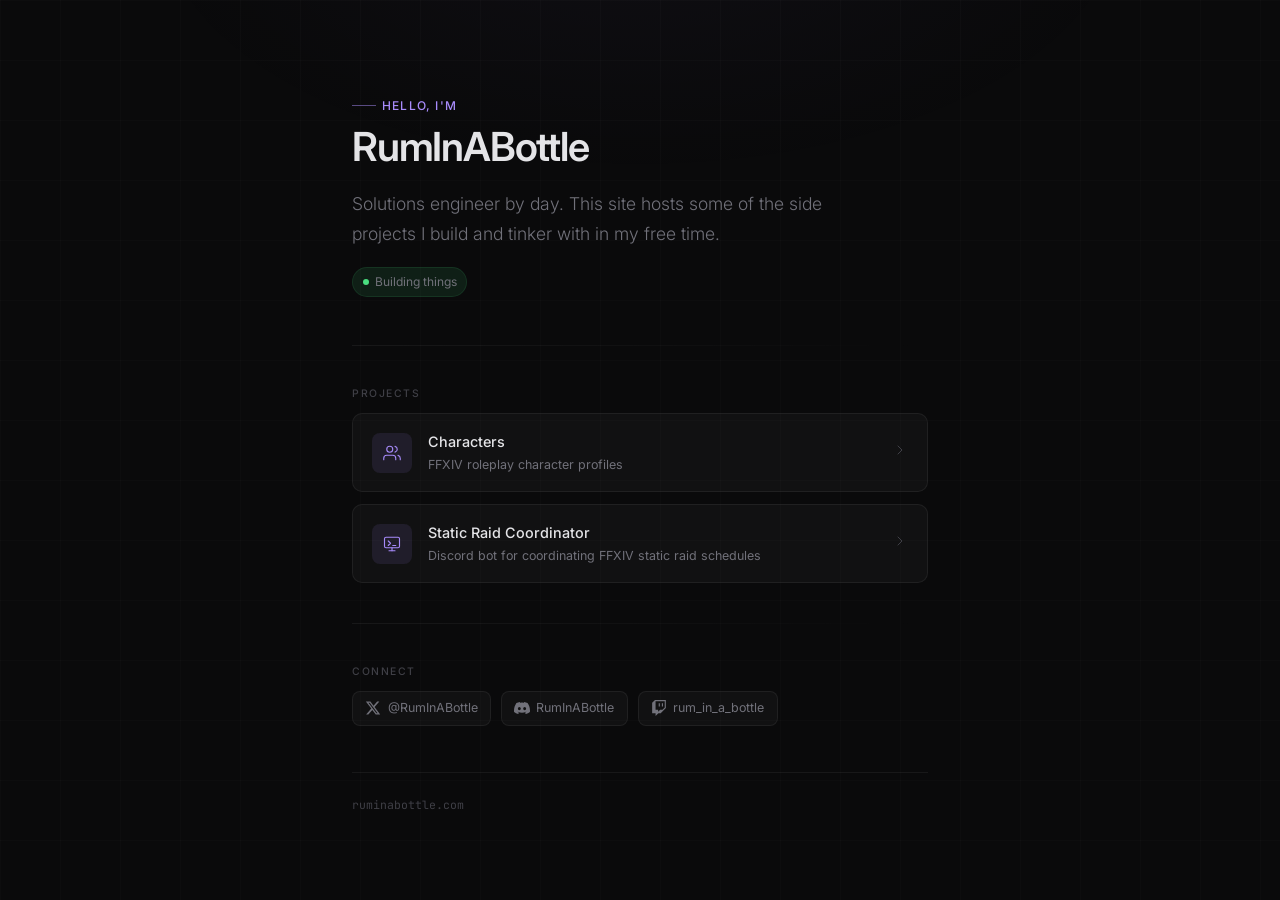
<file: index.html>
<!DOCTYPE html>
<html lang="en">
<head>
  <meta charset="UTF-8">
  <meta name="viewport" content="width=device-width, initial-scale=1.0">
  <title>RumInABottle</title>
  <link rel="preconnect" href="https://fonts.googleapis.com">
  <link href="https://fonts.googleapis.com/css2?family=Inter:wght@300;400;500;600&family=JetBrains+Mono:wght@400&display=swap" rel="stylesheet">
  <style>
    *, *::before, *::after { box-sizing: border-box; margin: 0; padding: 0; }

    :root {
      --bg: #0a0a0b;
      --bg-card: rgba(255, 255, 255, 0.03);
      --bg-card-hover: rgba(255, 255, 255, 0.06);
      --border: rgba(255, 255, 255, 0.06);
      --border-hover: rgba(255, 255, 255, 0.12);
      --text: #e4e4e7;
      --text-secondary: #71717a;
      --text-muted: #3f3f46;
      --accent: #a78bfa;
      --accent-dim: rgba(167, 139, 250, 0.1);
      --green: #4ade80;
      --green-dim: rgba(74, 222, 128, 0.1);
    }

    body {
      background: var(--bg);
      color: var(--text);
      font-family: 'Inter', -apple-system, sans-serif;
      min-height: 100vh;
      line-height: 1.6;
      -webkit-font-smoothing: antialiased;
    }

    /* Subtle grid background */
    body::before {
      content: '';
      position: fixed;
      inset: 0;
      background-image:
        linear-gradient(rgba(255,255,255,0.015) 1px, transparent 1px),
        linear-gradient(90deg, rgba(255,255,255,0.015) 1px, transparent 1px);
      background-size: 60px 60px;
      pointer-events: none;
      z-index: 0;
    }

    /* Gradient glow */
    body::after {
      content: '';
      position: fixed;
      top: -40%;
      left: 50%;
      transform: translateX(-50%);
      width: 80%;
      height: 60%;
      background: radial-gradient(ellipse, rgba(167, 139, 250, 0.04) 0%, transparent 70%);
      pointer-events: none;
      z-index: 0;
    }

    .page {
      max-width: 640px;
      margin: 0 auto;
      padding: 6em 2em 4em;
      position: relative;
      z-index: 1;
    }

    /* Header */
    .header {
      margin-bottom: 3em;
    }

    .greeting {
      font-size: 0.75rem;
      font-weight: 500;
      letter-spacing: 0.1em;
      text-transform: uppercase;
      color: var(--accent);
      margin-bottom: 0.8em;
      display: flex;
      align-items: center;
      gap: 0.5em;
    }

    .greeting::before {
      content: '';
      width: 24px;
      height: 1px;
      background: var(--accent);
      opacity: 0.5;
    }

    h1 {
      font-size: 2.5rem;
      font-weight: 600;
      letter-spacing: -0.03em;
      line-height: 1.1;
      margin-bottom: 0.5em;
    }

    .bio {
      font-size: 1.1rem;
      color: var(--text-secondary);
      font-weight: 300;
      max-width: 480px;
      line-height: 1.7;
    }

    /* Status indicator */
    .status {
      display: inline-flex;
      align-items: center;
      gap: 0.5em;
      font-size: 0.75rem;
      color: var(--text-secondary);
      margin-top: 1.5em;
      padding: 0.4em 0.8em;
      background: var(--green-dim);
      border: 1px solid rgba(74, 222, 128, 0.1);
      border-radius: 100px;
    }

    .status-dot {
      width: 6px;
      height: 6px;
      background: var(--green);
      border-radius: 50%;
      animation: pulse 2s ease-in-out infinite;
    }

    @keyframes pulse {
      0%, 100% { opacity: 1; }
      50% { opacity: 0.4; }
    }

    /* Divider */
    .divider {
      height: 1px;
      background: linear-gradient(90deg, var(--border), transparent);
      margin: 2.5em 0;
    }

    /* Section labels */
    .section-label {
      font-size: 0.65rem;
      font-weight: 500;
      letter-spacing: 0.15em;
      text-transform: uppercase;
      color: var(--text-muted);
      margin-bottom: 1em;
    }

    /* Projects / Links */
    .projects {
      display: flex;
      flex-direction: column;
      gap: 0.75em;
      margin-bottom: 2.5em;
    }

    .project-card {
      display: flex;
      align-items: center;
      gap: 1em;
      padding: 1em 1.2em;
      background: var(--bg-card);
      border: 1px solid var(--border);
      border-radius: 10px;
      text-decoration: none;
      color: var(--text);
      transition: all 0.25s ease;
    }

    .project-card:hover {
      background: var(--bg-card-hover);
      border-color: var(--border-hover);
      transform: translateY(-1px);
    }

    .project-icon {
      width: 40px;
      height: 40px;
      display: flex;
      align-items: center;
      justify-content: center;
      background: var(--accent-dim);
      border-radius: 8px;
      flex-shrink: 0;
    }

    .project-icon svg {
      width: 18px;
      height: 18px;
      color: var(--accent);
    }

    .project-info {
      flex: 1;
      min-width: 0;
    }

    .project-name {
      font-size: 0.9rem;
      font-weight: 500;
    }

    .project-desc {
      font-size: 0.78rem;
      color: var(--text-secondary);
      margin-top: 0.15em;
    }

    .project-arrow {
      color: var(--text-muted);
      transition: all 0.25s ease;
      flex-shrink: 0;
    }

    .project-arrow svg {
      width: 16px;
      height: 16px;
    }

    .project-card:hover .project-arrow {
      color: var(--text-secondary);
      transform: translateX(2px);
    }

    /* Socials */
    .socials {
      display: flex;
      gap: 0.6em;
      flex-wrap: wrap;
    }

    .social-link {
      display: flex;
      align-items: center;
      gap: 0.5em;
      padding: 0.5em 1em;
      background: var(--bg-card);
      border: 1px solid var(--border);
      border-radius: 8px;
      text-decoration: none;
      color: var(--text-secondary);
      font-size: 0.78rem;
      font-weight: 400;
      transition: all 0.25s ease;
    }

    .social-link:hover {
      background: var(--bg-card-hover);
      border-color: var(--border-hover);
      color: var(--text);
    }

    .social-link svg {
      width: 16px;
      height: 16px;
      flex-shrink: 0;
    }

    /* Footer */
    .footer {
      margin-top: 4em;
      padding-top: 2em;
      border-top: 1px solid var(--border);
      font-size: 0.72rem;
      color: var(--text-muted);
      font-family: 'JetBrains Mono', monospace;
    }

    /* Animations */
    .fade-in {
      animation: fadeUp 0.5s ease-out both;
    }

    .fade-in:nth-child(1) { animation-delay: 0.05s; }
    .fade-in:nth-child(2) { animation-delay: 0.1s; }
    .fade-in:nth-child(3) { animation-delay: 0.15s; }
    .fade-in:nth-child(4) { animation-delay: 0.2s; }
    .fade-in:nth-child(5) { animation-delay: 0.25s; }
    .fade-in:nth-child(6) { animation-delay: 0.3s; }
    .fade-in:nth-child(7) { animation-delay: 0.35s; }

    @keyframes fadeUp {
      0% { opacity: 0; transform: translateY(10px); }
      100% { opacity: 1; transform: translateY(0); }
    }

    /* Scrollbar */
    ::-webkit-scrollbar { width: 6px; }
    ::-webkit-scrollbar-track { background: transparent; }
    ::-webkit-scrollbar-thumb { background: rgba(255,255,255,0.08); border-radius: 3px; }

    @media (max-width: 640px) {
      .page { padding: 4em 1.5em 3em; }
      h1 { font-size: 1.8rem; }
      .socials { gap: 0.5em; }
    }
  </style>
</head>
<body>
  <div class="page">
    <header class="header fade-in">
      <p class="greeting">Hello, I'm</p>
      <h1>RumInABottle</h1>
      <p class="bio">Solutions engineer by day. This site hosts some of the side projects I build and tinker with in my free time.</p>
      <div class="status">
        <span class="status-dot"></span>
        Building things
      </div>
    </header>

    <div class="divider fade-in"></div>

    <p class="section-label fade-in">Projects</p>
    <div class="projects fade-in">
      <a href="/characters/" class="project-card">
        <div class="project-icon">
          <svg viewBox="0 0 24 24" fill="none" stroke="currentColor" stroke-width="1.5" stroke-linecap="round" stroke-linejoin="round">
            <path d="M17 21v-2a4 4 0 0 0-4-4H5a4 4 0 0 0-4 4v2"/>
            <circle cx="9" cy="7" r="4"/>
            <path d="M23 21v-2a4 4 0 0 0-3-3.87"/>
            <path d="M16 3.13a4 4 0 0 1 0 7.75"/>
          </svg>
        </div>
        <div class="project-info">
          <div class="project-name">Characters</div>
          <div class="project-desc">FFXIV roleplay character profiles</div>
        </div>
        <div class="project-arrow">
          <svg viewBox="0 0 24 24" fill="none" stroke="currentColor" stroke-width="1.5" stroke-linecap="round" stroke-linejoin="round">
            <polyline points="9 18 15 12 9 6"/>
          </svg>
        </div>
      </a>
      <a href="https://github.com/ruminabottle/static-raid-coordinator" target="_blank" rel="noopener" class="project-card">
        <div class="project-icon">
          <svg viewBox="0 0 24 24" fill="none" stroke="currentColor" stroke-width="1.5" stroke-linecap="round" stroke-linejoin="round">
            <rect x="2" y="3" width="20" height="14" rx="2" ry="2"/>
            <line x1="8" y1="21" x2="16" y2="21"/>
            <line x1="12" y1="17" x2="12" y2="21"/>
            <path d="M7 8l3 3-3 3"/>
            <line x1="13" y1="14" x2="17" y2="14"/>
          </svg>
        </div>
        <div class="project-info">
          <div class="project-name">Static Raid Coordinator</div>
          <div class="project-desc">Discord bot for coordinating FFXIV static raid schedules</div>
        </div>
        <div class="project-arrow">
          <svg viewBox="0 0 24 24" fill="none" stroke="currentColor" stroke-width="1.5" stroke-linecap="round" stroke-linejoin="round">
            <polyline points="9 18 15 12 9 6"/>
          </svg>
        </div>
      </a>
    </div>

    <div class="divider fade-in"></div>

    <p class="section-label fade-in">Connect</p>
    <div class="socials fade-in">
      <a href="https://x.com/RumInABottle" target="_blank" rel="noopener" class="social-link">
        <svg viewBox="0 0 24 24" fill="currentColor">
          <path d="M18.244 2.25h3.308l-7.227 8.26 8.502 11.24H16.17l-5.214-6.817L4.99 21.75H1.68l7.73-8.835L1.254 2.25H8.08l4.713 6.231zm-1.161 17.52h1.833L7.084 4.126H5.117z"/>
        </svg>
        @RumInABottle
      </a>
      <a href="https://discord.com/users/RumInABottle" target="_blank" rel="noopener" class="social-link">
        <svg viewBox="0 0 24 24" fill="currentColor">
          <path d="M20.317 4.37a19.791 19.791 0 0 0-4.885-1.515.074.074 0 0 0-.079.037c-.21.375-.444.864-.608 1.25a18.27 18.27 0 0 0-5.487 0 12.64 12.64 0 0 0-.617-1.25.077.077 0 0 0-.079-.037A19.736 19.736 0 0 0 3.677 4.37a.07.07 0 0 0-.032.027C.533 9.046-.32 13.58.099 18.057a.082.082 0 0 0 .031.057 19.9 19.9 0 0 0 5.993 3.03.078.078 0 0 0 .084-.028 14.09 14.09 0 0 0 1.226-1.994.076.076 0 0 0-.041-.106 13.107 13.107 0 0 1-1.872-.892.077.077 0 0 1-.008-.128 10.2 10.2 0 0 0 .372-.292.074.074 0 0 1 .077-.01c3.928 1.793 8.18 1.793 12.062 0a.074.074 0 0 1 .078.01c.12.098.246.198.373.292a.077.077 0 0 1-.006.127 12.299 12.299 0 0 1-1.873.892.077.077 0 0 0-.041.107c.36.698.772 1.362 1.225 1.993a.076.076 0 0 0 .084.028 19.839 19.839 0 0 0 6.002-3.03.077.077 0 0 0 .032-.054c.5-5.177-.838-9.674-3.549-13.66a.061.061 0 0 0-.031-.03zM8.02 15.33c-1.183 0-2.157-1.085-2.157-2.419 0-1.333.956-2.419 2.157-2.419 1.21 0 2.176 1.096 2.157 2.42 0 1.333-.956 2.418-2.157 2.418zm7.975 0c-1.183 0-2.157-1.085-2.157-2.419 0-1.333.956-2.419 2.157-2.419 1.21 0 2.176 1.096 2.157 2.42 0 1.333-.947 2.418-2.157 2.418z"/>
        </svg>
        RumInABottle
      </a>
      <a href="https://twitch.tv/rum_in_a_bottle" target="_blank" rel="noopener" class="social-link">
        <svg viewBox="0 0 24 24" fill="currentColor">
          <path d="M11.571 4.714h1.715v5.143H11.57zm4.715 0H18v5.143h-1.714zM6 0L1.714 4.286v15.428h5.143V24l4.286-4.286h3.428L22.286 12V0zm14.571 11.143l-3.428 3.428h-3.429l-3 3v-3H6.857V1.714h13.714z"/>
        </svg>
        rum_in_a_bottle
      </a>
    </div>

    <footer class="footer fade-in">
      <p>ruminabottle.com</p>
    </footer>
  </div>
</body>
</html>
</file>
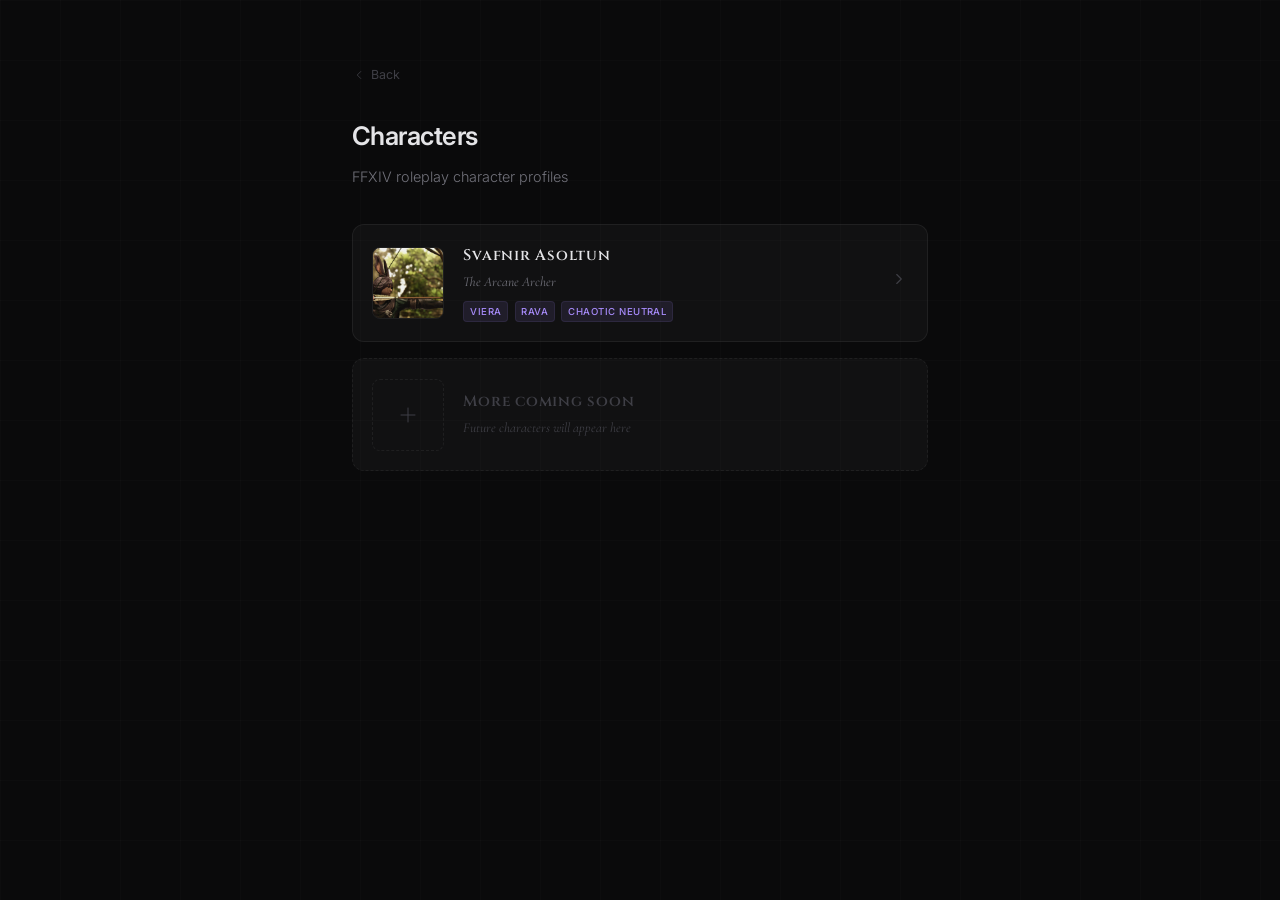
<file: characters/index.html>
<!DOCTYPE html>
<html lang="en">
<head>
  <meta charset="UTF-8">
  <meta name="viewport" content="width=device-width, initial-scale=1.0">
  <title>Characters — RumInABottle</title>
  <link rel="preconnect" href="https://fonts.googleapis.com">
  <link href="https://fonts.googleapis.com/css2?family=Inter:wght@300;400;500;600&family=Cinzel:wght@400;600;700&family=Cormorant+Garamond:ital,wght@0,400;0,600;1,400&display=swap" rel="stylesheet">
  <style>
    *, *::before, *::after { box-sizing: border-box; margin: 0; padding: 0; }

    :root {
      --bg: #0a0a0b;
      --bg-card: rgba(255, 255, 255, 0.03);
      --bg-card-hover: rgba(255, 255, 255, 0.06);
      --border: rgba(255, 255, 255, 0.06);
      --border-hover: rgba(255, 255, 255, 0.14);
      --text: #e4e4e7;
      --text-secondary: #71717a;
      --text-muted: #3f3f46;
      --accent: #a78bfa;
      --accent-dim: rgba(167, 139, 250, 0.1);
    }

    body {
      background: var(--bg);
      color: var(--text);
      font-family: 'Inter', -apple-system, sans-serif;
      min-height: 100vh;
      line-height: 1.6;
      -webkit-font-smoothing: antialiased;
    }

    body::before {
      content: '';
      position: fixed;
      inset: 0;
      background-image:
        linear-gradient(rgba(255,255,255,0.015) 1px, transparent 1px),
        linear-gradient(90deg, rgba(255,255,255,0.015) 1px, transparent 1px);
      background-size: 60px 60px;
      pointer-events: none;
    }

    .page {
      max-width: 640px;
      margin: 0 auto;
      padding: 4em 2em;
      position: relative;
      z-index: 1;
    }

    /* Back link */
    .back {
      display: inline-flex;
      align-items: center;
      gap: 0.4em;
      font-size: 0.78rem;
      color: var(--text-muted);
      text-decoration: none;
      margin-bottom: 2.5em;
      transition: color 0.25s ease;
    }

    .back:hover { color: var(--text-secondary); }

    .back svg {
      width: 14px;
      height: 14px;
    }

    /* Header */
    h1 {
      font-size: 1.6rem;
      font-weight: 600;
      letter-spacing: -0.02em;
      margin-bottom: 0.3em;
    }

    .subtitle {
      font-size: 0.9rem;
      color: var(--text-secondary);
      font-weight: 300;
      margin-bottom: 2.5em;
    }

    /* Character grid */
    .characters {
      display: grid;
      grid-template-columns: 1fr;
      gap: 1em;
    }

    .char-card {
      display: flex;
      align-items: center;
      gap: 1.2em;
      padding: 1.2em;
      background: var(--bg-card);
      border: 1px solid var(--border);
      border-radius: 12px;
      text-decoration: none;
      color: var(--text);
      transition: all 0.3s ease;
      overflow: hidden;
      position: relative;
    }

    .char-card:hover {
      background: var(--bg-card-hover);
      border-color: var(--border-hover);
      transform: translateY(-2px);
      box-shadow: 0 8px 30px rgba(0, 0, 0, 0.3);
    }

    .char-avatar {
      width: 72px;
      height: 72px;
      border-radius: 8px;
      object-fit: cover;
      border: 1px solid var(--border);
      flex-shrink: 0;
      filter: brightness(0.95) saturate(0.9);
      transition: filter 0.3s ease;
    }

    .char-card:hover .char-avatar {
      filter: brightness(1) saturate(1);
    }

    .char-info { flex: 1; min-width: 0; }

    .char-name {
      font-family: 'Cinzel', serif;
      font-size: 0.95rem;
      font-weight: 600;
      letter-spacing: 0.05em;
      margin-bottom: 0.2em;
    }

    .char-title {
      font-family: 'Cormorant Garamond', serif;
      font-size: 0.85rem;
      color: var(--text-secondary);
      font-style: italic;
    }

    .char-tags {
      display: flex;
      gap: 0.4em;
      margin-top: 0.5em;
      flex-wrap: wrap;
    }

    .char-tag {
      font-size: 0.6rem;
      font-weight: 500;
      letter-spacing: 0.05em;
      text-transform: uppercase;
      padding: 0.2em 0.6em;
      border-radius: 4px;
      background: var(--accent-dim);
      color: var(--accent);
      border: 1px solid rgba(167, 139, 250, 0.1);
    }

    .char-arrow {
      color: var(--text-muted);
      transition: all 0.25s ease;
      flex-shrink: 0;
    }

    .char-arrow svg {
      width: 18px;
      height: 18px;
    }

    .char-card:hover .char-arrow {
      color: var(--text-secondary);
      transform: translateX(3px);
    }

    /* Placeholder card for future characters */
    .char-card.placeholder {
      border-style: dashed;
      opacity: 0.4;
      pointer-events: none;
    }

    .char-avatar-placeholder {
      width: 72px;
      height: 72px;
      border-radius: 8px;
      border: 1px dashed var(--border);
      flex-shrink: 0;
      display: flex;
      align-items: center;
      justify-content: center;
      color: var(--text-muted);
    }

    .char-avatar-placeholder svg {
      width: 24px;
      height: 24px;
    }

    /* Animations */
    .fade-in {
      animation: fadeUp 0.5s ease-out both;
    }

    .fade-in:nth-child(1) { animation-delay: 0.05s; }
    .fade-in:nth-child(2) { animation-delay: 0.1s; }
    .fade-in:nth-child(3) { animation-delay: 0.15s; }
    .fade-in:nth-child(4) { animation-delay: 0.2s; }
    .fade-in:nth-child(5) { animation-delay: 0.25s; }

    @keyframes fadeUp {
      0% { opacity: 0; transform: translateY(10px); }
      100% { opacity: 1; transform: translateY(0); }
    }

    ::-webkit-scrollbar { width: 6px; }
    ::-webkit-scrollbar-track { background: transparent; }
    ::-webkit-scrollbar-thumb { background: rgba(255,255,255,0.08); border-radius: 3px; }

    @media (max-width: 640px) {
      .page { padding: 3em 1.5em; }
      h1 { font-size: 1.3rem; }
      .char-avatar { width: 56px; height: 56px; }
    }
  </style>
</head>
<body>
  <div class="page">
    <a href="/" class="back fade-in">
      <svg viewBox="0 0 24 24" fill="none" stroke="currentColor" stroke-width="1.5" stroke-linecap="round" stroke-linejoin="round">
        <polyline points="15 18 9 12 15 6"/>
      </svg>
      Back
    </a>

    <h1 class="fade-in">Characters</h1>
    <p class="subtitle fade-in">FFXIV roleplay character profiles</p>

    <div class="characters">
      <a href="/characters/svafnir/" class="char-card fade-in">
        <img
          src="/characters/svafnir/images/image01.jpg"
          alt="Svafnir Asoltun"
          class="char-avatar"
        />
        <div class="char-info">
          <div class="char-name">Svafnir Asoltun</div>
          <div class="char-title">The Arcane Archer</div>
          <div class="char-tags">
            <span class="char-tag">Viera</span>
            <span class="char-tag">Rava</span>
            <span class="char-tag">Chaotic Neutral</span>
          </div>
        </div>
        <div class="char-arrow">
          <svg viewBox="0 0 24 24" fill="none" stroke="currentColor" stroke-width="1.5" stroke-linecap="round" stroke-linejoin="round">
            <polyline points="9 18 15 12 9 6"/>
          </svg>
        </div>
      </a>

      <!-- Placeholder for future characters -->
      <div class="char-card placeholder fade-in">
        <div class="char-avatar-placeholder">
          <svg viewBox="0 0 24 24" fill="none" stroke="currentColor" stroke-width="1" stroke-linecap="round" stroke-linejoin="round">
            <line x1="12" y1="5" x2="12" y2="19"/>
            <line x1="5" y1="12" x2="19" y2="12"/>
          </svg>
        </div>
        <div class="char-info">
          <div class="char-name" style="color: var(--text-muted);">More coming soon</div>
          <div class="char-title" style="color: var(--text-muted);">Future characters will appear here</div>
        </div>
      </div>
    </div>
  </div>
</body>
</html>
</file>
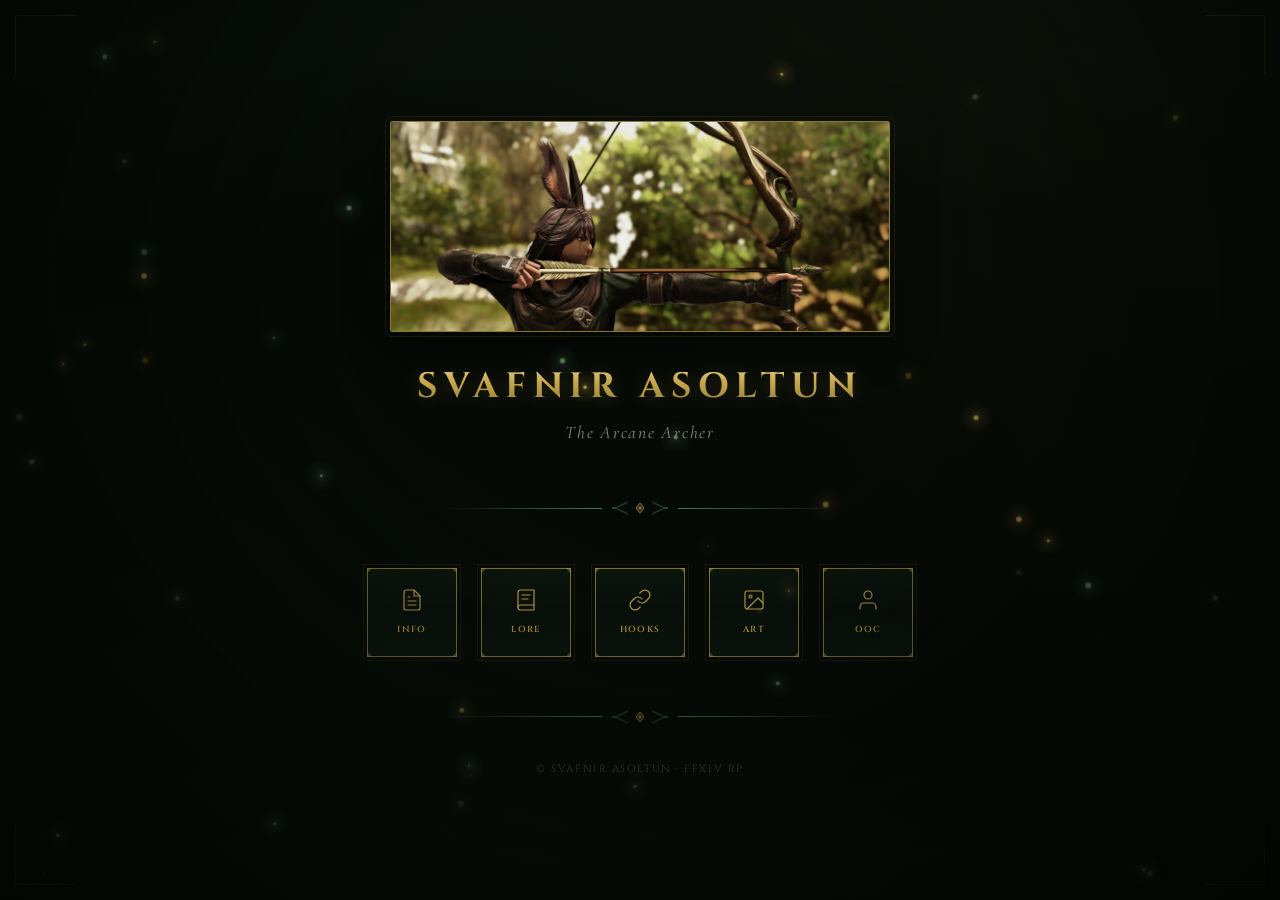
<file: characters/svafnir/index.html>
<!doctype html>
<html lang="en">
  <head>
    <meta charset="UTF-8" />
    <link rel="icon" type="image/svg+xml" href="/characters/svafnir/favicon.svg" />
    <meta name="viewport" content="width=device-width, initial-scale=1.0" />
    <title>Svafnir Asoltun</title>
    <script type="module" crossorigin src="/characters/svafnir/assets/index-BhQmLM86.js"></script>
    <link rel="stylesheet" crossorigin href="/characters/svafnir/assets/index-CIIcyQyc.css">
  </head>
  <body>
    <div id="root"></div>
  </body>
</html>
</file>
<file: characters/svafnir/assets/index-CIIcyQyc.css>
@import "https://fonts.googleapis.com/css2?family=Cinzel:wght@400;600;700&family=Cormorant+Garamond:ital,wght@0,400;0,600;1,400&family=Mulish:wght@300;400;600&display=swap";:root{--bg-deep:#060a06;--bg-dark:#0a100c;--bg-card:#0c120ed9;--bg-card-hover:#121c16eb;--border-subtle:#4a7c5926;--border-glow:#4a7c594d;--green-deep:#2d5a3d;--green-mid:#4a7c59;--green-light:#6b9b7a;--green-pale:#8fb89e;--green-glow:#4a7c5966;--gold-deep:#8b7a2e;--gold-mid:#c9a84c;--gold-light:#d4bf6a;--gold-pale:#e8d48b;--gold-glow:#c9a84c4d;--text-primary:#d1cdc4;--text-secondary:#8a8677;--text-muted:#5a5749}*,:before,:after{box-sizing:border-box;margin:0;padding:0}html{scroll-behavior:smooth}body{background:var(--bg-deep);color:var(--text-primary);min-height:100vh;font-family:Cormorant Garamond,Mulish,serif;line-height:1.7;overflow-x:hidden}body:before{content:"";pointer-events:none;z-index:100;background:radial-gradient(at 50% 30%,#0000 30%,#04080466 55%,#020402d9 100%),radial-gradient(at 10% 90%,#2d5a3d0f 0%,#0000 50%),radial-gradient(at 90% 10%,#8b7a2e0a 0%,#0000 50%);position:fixed;inset:0}body:after{content:"";pointer-events:none;z-index:99;background:radial-gradient(at 20%,#4a7c590a 0%,#0000 70%),radial-gradient(at 80% 30%,#4a7c5908 0%,#0000 60%);width:120%;height:50%;animation:30s ease-in-out infinite alternate fogDrift;position:fixed;top:-20%;left:-10%}#root:after{content:"";pointer-events:none;z-index:0;background:radial-gradient(at 30% 80%,#c9a84c06 0%,#0000 60%),radial-gradient(at 70% 70%,#8b7a2e05 0%,#0000 50%);width:120%;height:40%;animation:25s ease-in-out infinite alternate-reverse fogDriftLow;position:fixed;bottom:-10%;left:-10%}@keyframes fogDrift{0%{opacity:.6;transform:translate(-3%)translateY(0)}50%{opacity:1;transform:translate(2%)translateY(5%)}to{opacity:.7;transform:translate(-1%)translateY(-3%)}}@keyframes fogDriftLow{0%{opacity:.5;transform:translate(2%)translateY(0)}50%{opacity:.9;transform:translate(-2%)translateY(-3%)}to{opacity:.6;transform:translate(1%)translateY(2%)}}::-webkit-scrollbar{width:6px}::-webkit-scrollbar-track{background:var(--bg-deep)}::-webkit-scrollbar-thumb{background:linear-gradient(180deg, var(--green-deep), var(--gold-deep));border-radius:3px}::-webkit-scrollbar-thumb:hover{background:var(--green-mid)}::selection{color:var(--gold-pale);background:#4a7c594d}#root{z-index:1;position:relative}._page_s9hnp_1{flex-direction:column;max-width:700px;min-height:100vh;margin:0 auto;padding:3em 2em;display:flex;position:relative}._cornerTL_s9hnp_12,._cornerTR_s9hnp_13,._cornerBL_s9hnp_14,._cornerBR_s9hnp_15{border-color:var(--gold-deep);opacity:.25;z-index:101;pointer-events:none;border-style:solid;border-width:0;width:60px;height:60px;animation:6s ease-in-out infinite alternate _cornerPulse_s9hnp_1;position:fixed}._cornerTL_s9hnp_12{border-top-width:1px;border-left-width:1px;top:15px;left:15px}._cornerTR_s9hnp_13{border-top-width:1px;border-right-width:1px;animation-delay:1.5s;top:15px;right:15px}._cornerBL_s9hnp_14{border-bottom-width:1px;border-left-width:1px;animation-delay:3s;bottom:15px;left:15px}._cornerBR_s9hnp_15{border-bottom-width:1px;border-right-width:1px;animation-delay:4.5s;bottom:15px;right:15px}@keyframes _cornerPulse_s9hnp_1{0%{opacity:.15;filter:drop-shadow(0 0 #0000)}50%{opacity:.35;filter:drop-shadow(0 0 4px #c9a84c26)}to{opacity:.2;filter:drop-shadow(0 0 1px #c9a84c0d)}}@media (width<=768px){._page_s9hnp_1{padding:2em 1.2em}._cornerTL_s9hnp_12,._cornerTR_s9hnp_13,._cornerBL_s9hnp_14,._cornerBR_s9hnp_15{width:30px;height:30px}}._home_g880q_1{flex-direction:column;flex:1;justify-content:center;align-items:center;animation:.6s ease-out both _fadeRise_g880q_1;display:flex}._heroWrapper_g880q_11{border:1px solid var(--gold-deep);outline-offset:4px;border-radius:2px;outline:1px solid #8b7a2e26;width:100%;max-width:500px;margin-bottom:1em;transition:all .6s;position:relative;overflow:hidden;box-shadow:0 8px 40px #00000080,0 0 20px #c9a84c0d}._heroWrapper_g880q_11:after{content:"";-webkit-mask-composite:xor;opacity:0;pointer-events:none;background:linear-gradient(135deg,#c9a84c4d,#0000 40% 60%,#c9a84c4d) border-box;border:1px solid #0000;border-radius:2px;transition:opacity .6s;position:absolute;inset:-1px;-webkit-mask-image:linear-gradient(#fff 0 0),linear-gradient(#fff 0 0);mask-image:linear-gradient(#fff 0 0),linear-gradient(#fff 0 0);-webkit-mask-position:0 0,0 0;mask-position:0 0,0 0;-webkit-mask-size:auto,auto;mask-size:auto,auto;-webkit-mask-repeat:repeat,repeat;mask-repeat:repeat,repeat;-webkit-mask-clip:padding-box,border-box;mask-clip:padding-box,border-box;-webkit-mask-origin:padding-box,border-box;mask-origin:padding-box,border-box;-webkit-mask-composite:xor;mask-composite:exclude;-webkit-mask-source-type:auto,auto;mask-mode:match-source,match-source}._heroWrapper_g880q_11:hover{outline-color:#8b7a2e4d;box-shadow:0 8px 40px #00000080,0 0 30px #c9a84c14}._heroWrapper_g880q_11:hover:after{opacity:1}._heroImage_g880q_50{filter:brightness(.92)contrast(1.05)saturate(.9);width:100%;height:auto;transition:filter .6s;display:block}._heroImage_g880q_50:hover{filter:brightness()contrast(1.05)saturate()}._header_g880q_63{text-align:center;padding:1em 0}._name_g880q_68{letter-spacing:.2em;text-transform:uppercase;background:linear-gradient(180deg, var(--gold-pale) 0%, var(--gold-mid) 40%, var(--gold-deep) 100%);-webkit-text-fill-color:transparent;filter:drop-shadow(0 2px 8px #c9a84c33);-webkit-background-clip:text;background-clip:text;margin:0;font-family:Cinzel,serif;font-size:2.2rem;font-weight:700;line-height:1.3}._subtitle_g880q_88{color:var(--text-secondary);letter-spacing:.1em;margin-top:.5em;font-family:Cormorant Garamond,serif;font-size:1.1rem;font-style:italic}._nav_g880q_98{justify-content:center;gap:1.5em;padding:1em 0;display:flex}._navButton_g880q_105{border:1px solid var(--gold-deep);outline-offset:3px;background:linear-gradient(#2d5a3d26 0%,#0c120e99 50%,#2d5a3d26 100%);outline:1px solid #8b7a2e26;flex-direction:column;align-items:center;gap:.6em;width:90px;padding:1.2em 1.5em;text-decoration:none;transition:all .4s;display:flex;position:relative}._navButton_g880q_105:before{content:"";background:linear-gradient(135deg, var(--gold-mid) 4px, transparent 4px) top left, linear-gradient(225deg, var(--gold-mid) 4px, transparent 4px) top right, linear-gradient(315deg, var(--gold-mid) 4px, transparent 4px) bottom right, linear-gradient(45deg, var(--gold-mid) 4px, transparent 4px) bottom left;opacity:.4;pointer-events:none;background-repeat:no-repeat;background-size:12px 12px;transition:opacity .4s;position:absolute;inset:-1px}._navButton_g880q_105:hover{border-color:var(--gold-mid);background:linear-gradient(#8b7a2e1f 0%,#2d5a3d40 30%,#0c120eb3 50%,#2d5a3d40 70%,#8b7a2e1f 100%);outline-color:#c9a84c40;transform:translateY(-3px);box-shadow:0 6px 25px #0006,0 0 20px #c9a84c14,0 0 40px #4a7c590d,inset 0 0 20px #c9a84c08}._navButton_g880q_105:hover:before{opacity:.7}._navIcon_g880q_168{color:var(--gold-mid);justify-content:center;align-items:center;transition:all .4s;display:flex}._navIcon_g880q_168 svg{width:24px;height:24px}._navButton_g880q_105:hover ._navIcon_g880q_168{color:var(--gold-light);filter:drop-shadow(0 0 6px #c9a84c4d);transform:scale(1.1)}._navLabel_g880q_187{letter-spacing:.15em;text-transform:uppercase;color:var(--gold-mid);text-shadow:0 0 8px #c9a84c26;font-family:Cinzel,serif;font-size:.55em;font-weight:600;transition:all .4s}._navButton_g880q_105:hover ._navLabel_g880q_187{color:var(--gold-light);text-shadow:0 0 15px #c9a84c4d}._footer_g880q_203 p{letter-spacing:.15em;text-transform:uppercase;color:var(--text-muted);font-family:Cinzel,serif;font-size:.65rem}@keyframes _fadeRise_g880q_1{0%{opacity:0;transform:translateY(15px)}to{opacity:1;transform:translateY(0)}}@media (width<=768px){._name_g880q_68{letter-spacing:.12em;font-size:1.5rem}._nav_g880q_98{gap:1em}._navButton_g880q_105{width:75px;padding:1em}._navIcon_g880q_168 svg{width:20px;height:20px}._navLabel_g880q_187{font-size:.5em}}._section_1lwpo_1{animation:.6s ease-out both _fadeRise_1lwpo_1}._heading_1lwpo_5{color:var(--green-light);letter-spacing:.2em;text-transform:uppercase;text-align:center;text-shadow:0 0 15px var(--green-glow);margin-bottom:.5em;font-family:Cinzel,serif;font-size:.85rem;font-weight:600}._grid_1lwpo_17{grid-template-columns:1fr 1fr;gap:.6em;max-width:520px;margin:0 auto;display:grid}._stat_1lwpo_25{background:var(--bg-card);border:1px solid var(--border-subtle);border-radius:2px;justify-content:space-between;align-items:baseline;gap:1em;padding:.7em 1em;transition:all .3s;display:flex}._stat_1lwpo_25:hover{border-color:var(--gold-deep);box-shadow:0 0 12px #c9a84c0f}._label_1lwpo_42{letter-spacing:.12em;text-transform:uppercase;color:var(--text-muted);flex-shrink:0;font-family:Cinzel,serif;font-size:.6em;font-weight:700}._value_1lwpo_52{color:var(--gold-mid);text-align:right;font-family:Cormorant Garamond,serif;font-size:1em}._backstory_1lwpo_59{text-align:center;color:var(--text-secondary);margin-top:1em;font-size:1.1em;font-style:italic}@keyframes _fadeRise_1lwpo_1{0%{opacity:0;transform:translateY(15px)}to{opacity:1;transform:translateY(0)}}@media (width<=500px){._grid_1lwpo_17{grid-template-columns:1fr}}._wrapper_y0uh2_1{justify-content:center;padding:2em 0 1em;display:flex}._button_y0uh2_13{border:1px solid var(--gold-deep);outline-offset:3px;color:var(--gold-mid);letter-spacing:.18em;text-transform:uppercase;text-shadow:0 0 8px #c9a84c26;background:linear-gradient(#2d5a3d26 0%,#0c120e99 50%,#2d5a3d26 100%);outline:1px solid #8b7a2e26;padding:.8em 2.5em;font-family:Cinzel,serif;font-size:.7em;font-weight:600;text-decoration:none;transition:all .4s;display:inline-block;position:relative}._button_y0uh2_13:before{content:"";background:linear-gradient(135deg, var(--gold-mid) 4px, transparent 4px) top left, linear-gradient(225deg, var(--gold-mid) 4px, transparent 4px) top right, linear-gradient(315deg, var(--gold-mid) 4px, transparent 4px) bottom right, linear-gradient(45deg, var(--gold-mid) 4px, transparent 4px) bottom left;opacity:.4;pointer-events:none;background-repeat:no-repeat;background-size:12px 12px;transition:opacity .4s;position:absolute;inset:-1px}._button_y0uh2_13:hover{border-color:var(--gold-mid);color:var(--gold-light);text-shadow:0 0 15px #c9a84c4d;background:linear-gradient(#8b7a2e1f 0%,#2d5a3d40 30%,#0c120eb3 50%,#2d5a3d40 70%,#8b7a2e1f 100%);outline-color:#c9a84c40;box-shadow:0 0 20px #c9a84c14,0 0 40px #4a7c590d,inset 0 0 20px #c9a84c08}._button_y0uh2_13:hover:before{opacity:.7}._arrow_y0uh2_145{margin-right:.3em;transition:transform .3s;display:inline-block}._button_y0uh2_13:hover ._arrow_y0uh2_145{transform:translate(-4px)}._page_29bqk_1{flex:1;padding:2em 0;animation:.6s ease-out both _fadeRise_29bqk_1}@keyframes _fadeRise_29bqk_1{0%{opacity:0;transform:translateY(15px)}to{opacity:1;transform:translateY(0)}}._section_h9d3u_1{animation:.6s ease-out both _fadeRise_h9d3u_1}._heading_h9d3u_9{color:var(--green-light);letter-spacing:.2em;text-transform:uppercase;text-align:center;text-shadow:0 0 15px var(--green-glow);margin-bottom:.5em;font-family:Cinzel,serif;font-size:.85rem;font-weight:600}._hooks_h9d3u_33{flex-direction:column;gap:1.5em;display:flex}._hook_h9d3u_33{background:var(--bg-card);border:1px solid var(--border-subtle);border-radius:2px;padding:1.5em 2em;transition:all .5s;position:relative;overflow:hidden}._hook_h9d3u_33:before{content:"";background:linear-gradient(180deg, transparent, var(--gold-deep), transparent);opacity:.4;width:2px;height:100%;transition:opacity .4s;position:absolute;top:0;left:0}._hook_h9d3u_33:hover{background:var(--bg-card-hover);border-color:var(--gold-deep);transform:translate(4px);box-shadow:0 4px 30px #00000080,0 0 20px #c9a84c1a,0 0 40px #4a7c5914}._hook_h9d3u_33:hover:before{opacity:1;background:linear-gradient(180deg, transparent, var(--gold-mid), transparent);width:3px;box-shadow:0 0 8px #c9a84c4d}._hookTitle_h9d3u_123{letter-spacing:.15em;text-transform:uppercase;color:var(--gold-mid);text-shadow:0 0 10px #c9a84c1a;margin-bottom:.5em;font-family:Cinzel,serif;font-size:.8rem;font-weight:700}._hookText_h9d3u_145{color:var(--text-primary);font-family:Cormorant Garamond,serif;font-size:1.05em;line-height:1.7}@keyframes _fadeRise_h9d3u_1{0%{opacity:0;transform:translateY(15px)}to{opacity:1;transform:translateY(0)}}._section_gmiwm_1{animation:.6s ease-out both _fadeRise_gmiwm_1}._heading_gmiwm_5{color:var(--green-light);letter-spacing:.2em;text-transform:uppercase;text-align:center;text-shadow:0 0 15px var(--green-glow);margin-bottom:.5em;font-family:Cinzel,serif;font-size:.85rem;font-weight:600}._gallery_gmiwm_18{align-items:center;gap:1em;width:100%;display:flex}._viewport_gmiwm_26{border-radius:2px;flex:1;overflow:hidden}._container_gmiwm_32{touch-action:pan-y pinch-zoom;display:flex}._slide_gmiwm_37{flex:0 0 100%;justify-content:center;align-items:center;min-width:0;display:flex}._imageFrame_gmiwm_46{border:1px solid var(--gold-deep);outline-offset:4px;background:var(--bg-card);aspect-ratio:3/4;border-radius:2px;outline:1px solid #8b7a2e26;justify-content:center;align-items:center;width:100%;display:flex;overflow:hidden;box-shadow:0 8px 40px #00000080,0 0 20px #c9a84c0d}._image_gmiwm_46{object-fit:contain;filter:brightness(.92)contrast(1.05)saturate(.9);-webkit-user-select:none;user-select:none;-webkit-user-drag:none;width:auto;max-width:100%;height:auto;max-height:100%;display:block}._arrowLeft_gmiwm_74,._arrowRight_gmiwm_75{border:1px solid var(--border-subtle);width:40px;height:40px;color:var(--gold-mid);cursor:pointer;background:0 0;flex-shrink:0;justify-content:center;align-items:center;padding:0;transition:all .3s;display:flex}._arrowLeft_gmiwm_74 svg,._arrowRight_gmiwm_75 svg{width:20px;height:20px}._arrowLeft_gmiwm_74:hover,._arrowRight_gmiwm_75:hover{border-color:var(--gold-deep);color:var(--gold-light);background:#0c120e80;box-shadow:0 0 15px #c9a84c1a}._thumbs_gmiwm_105{flex-wrap:wrap;justify-content:center;gap:.6em;margin-top:1.2em;display:flex}._thumb_gmiwm_105{border:1px solid var(--border-subtle);background:var(--bg-card);cursor:pointer;opacity:.5;border-radius:2px;width:56px;height:56px;padding:0;transition:all .3s;overflow:hidden}._thumb_gmiwm_105 img{object-fit:cover;filter:brightness(.8)saturate(.7);width:100%;height:100%;transition:filter .3s;display:block}._thumb_gmiwm_105:hover{opacity:.8;border-color:var(--gold-deep)}._thumb_gmiwm_105:hover img{filter:brightness(.9)saturate(.85)}._thumbActive_gmiwm_144{opacity:1;border-color:var(--gold-mid);box-shadow:0 0 10px #c9a84c40}._thumbActive_gmiwm_144 img{filter:brightness(.92)contrast(1.05)saturate(.9)}._counter_gmiwm_155{text-align:center;letter-spacing:.15em;color:var(--text-muted);margin-top:.8em;font-family:Cinzel,serif;font-size:.65em}._credit_gmiwm_165{text-align:center;flex-direction:column;align-items:center;gap:.8em;display:flex}._credit_gmiwm_165 p{color:var(--text-secondary);font-family:Cormorant Garamond,serif;font-size:1em;font-style:italic}._credit_gmiwm_165 strong{color:var(--gold-mid);letter-spacing:.05em;font-family:Cinzel,serif;font-size:.8em;font-style:normal}._creditLink_gmiwm_188{border:1px solid var(--gold-deep);outline-offset:3px;color:var(--gold-mid);letter-spacing:.15em;text-shadow:0 0 8px #c9a84c26;background:linear-gradient(#2d5a3d26 0%,#0c120e99 50%,#2d5a3d26 100%);outline:1px solid #8b7a2e26;align-items:center;gap:.5em;padding:.7em 1.8em;font-family:Cinzel,serif;font-size:.65em;font-weight:600;text-decoration:none;transition:all .4s;display:inline-flex}._creditLink_gmiwm_188 svg{width:14px;height:14px}._creditLink_gmiwm_188:hover{border-color:var(--gold-mid);color:var(--gold-light);text-shadow:0 0 15px #c9a84c4d;background:linear-gradient(#8b7a2e1f 0%,#2d5a3d40 30%,#0c120eb3 50%,#2d5a3d40 70%,#8b7a2e1f 100%);outline-color:#c9a84c40;box-shadow:0 0 20px #c9a84c14,inset 0 0 20px #c9a84c08}._placeholder_gmiwm_236{text-align:center;border:1px dashed var(--border-subtle);color:var(--text-secondary);border-radius:2px;padding:3em;font-family:Cormorant Garamond,serif;font-size:1.1em;font-style:italic}._placeholder_gmiwm_236 code{color:var(--green-pale);background:#4a7c591a;border-radius:2px;padding:.2em .5em;font-family:Mulish,monospace;font-size:.85em}._sub_gmiwm_256{color:var(--text-muted);margin-top:.5em;font-size:.85em}@keyframes _fadeRise_gmiwm_1{0%{opacity:0;transform:translateY(15px)}to{opacity:1;transform:translateY(0)}}@media (width<=768px){._arrowLeft_gmiwm_74,._arrowRight_gmiwm_75{width:32px;height:32px}._arrowLeft_gmiwm_74 svg,._arrowRight_gmiwm_75 svg{width:16px;height:16px}._thumb_gmiwm_105{width:44px;height:44px}}._section_1knqa_1{animation:.6s ease-out both _fadeRise_1knqa_1}._heading_1knqa_5{color:var(--green-light);letter-spacing:.2em;text-transform:uppercase;text-align:center;text-shadow:0 0 15px var(--green-glow);margin-bottom:.5em;font-family:Cinzel,serif;font-size:.85rem;font-weight:600}._content_1knqa_17{max-width:520px;margin:0 auto}._infoRow_1knqa_22{background:var(--bg-card);border:1px solid var(--border-subtle);border-radius:2px;justify-content:space-between;align-items:baseline;gap:1em;margin-bottom:.6em;padding:.7em 1em;transition:all .3s;display:flex}._infoRow_1knqa_22:hover{border-color:var(--gold-deep);box-shadow:0 0 12px #c9a84c0f}._label_1knqa_40{letter-spacing:.12em;text-transform:uppercase;color:var(--text-muted);flex-shrink:0;font-family:Cinzel,serif;font-size:.6em;font-weight:700}._value_1knqa_50{color:var(--gold-mid);text-align:right;font-family:Cormorant Garamond,serif;font-size:1em}._notes_1knqa_57{flex-direction:column;gap:1em;display:flex}._notes_1knqa_57 p{color:var(--text-primary);font-family:Cormorant Garamond,serif;font-size:1.05em;line-height:1.7}._notes_1knqa_57 strong{color:var(--gold-mid);letter-spacing:.08em;font-family:Cinzel,serif;font-size:.8em}@keyframes _fadeRise_1knqa_1{0%{opacity:0;transform:translateY(15px)}to{opacity:1;transform:translateY(0)}}._section_1a4mf_1{animation:.6s ease-out both _fadeRise_1a4mf_1}._heading_1a4mf_5{color:var(--green-light);letter-spacing:.2em;text-transform:uppercase;text-align:center;text-shadow:0 0 15px var(--green-glow);margin-bottom:.5em;font-family:Cinzel,serif;font-size:.85rem;font-weight:600}._content_1a4mf_17{max-width:520px;margin:0 auto}._text_1a4mf_22{color:var(--text-primary);text-align:center;font-family:Cormorant Garamond,serif;font-size:1.1em;font-style:italic;line-height:1.8}@keyframes _fadeRise_1a4mf_1{0%{opacity:0;transform:translateY(15px)}to{opacity:1;transform:translateY(0)}}
</file>
